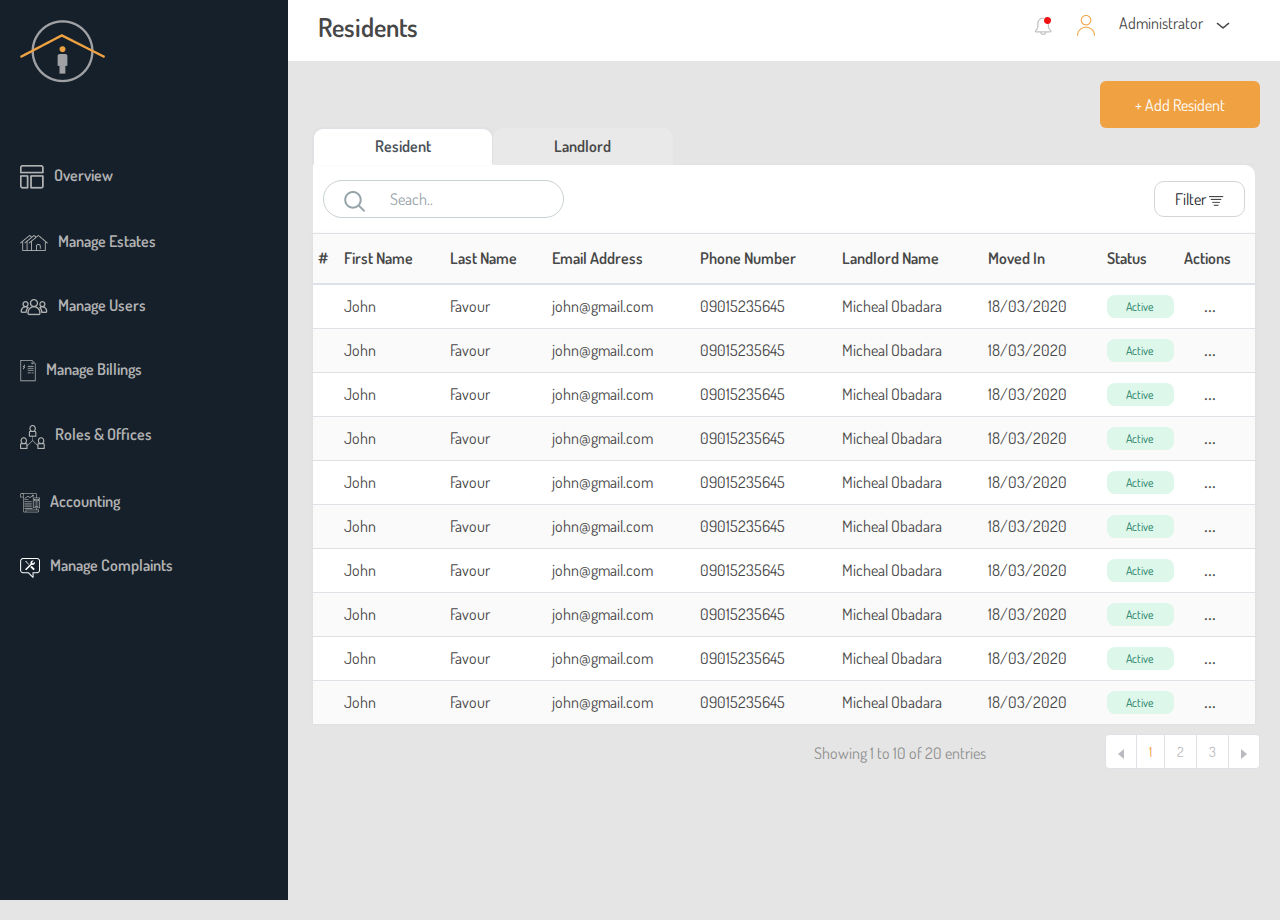
<file: index.html>
<!DOCTYPE html>

<head>
 <meta charset="utf-8" />
 <meta name="viewport" content="width=device-width, initial-scale=1.0" />
 <title>Resident</title>
 <link rel="stylesheet" href="https://maxcdn.bootstrapcdn.com/bootstrap/4.5.0/css/bootstrap.min.css">
 <link href="https://fonts.googleapis.com/css2?family=Dosis&display=swap" rel="stylesheet">
 <link rel="stylesheet" href="css/style.css">
 <script src="https://ajax.googleapis.com/ajax/libs/jquery/3.5.1/jquery.min.js"></script>
 <script src="https://cdnjs.cloudflare.com/ajax/libs/popper.js/1.16.0/umd/popper.min.js"></script>
 <script src="https://maxcdn.bootstrapcdn.com/bootstrap/4.5.0/js/bootstrap.min.js"></script>
</head>

<body>

 <section class="all">
  <!-- SIDE BAR -->

  <section class="side-bar">

   <div class="logo">
    <img src="img/logo.png" alt="">
   </div>
   <div class="list">
    <ul>
     <li><img src="img/Vector-5.png" alt=""><a href="#">Overview</a></li>
     <li><img src="img/Vector-4.png" alt=""><a href="#">Manage Estates</a></li>
     <li><img src="img/Vector-6.png" alt=""><a href="#">Manage Users</a></li>
     <li><img src="img/Group (1).png" alt=""><a href="#">Manage Billings</a></li>
     <li><img src="img/Group 8.png" alt=""><a href="#">Roles & Offices</a></li>
     <li><img src="img/Group.png" alt=""><a href="#">Accounting</a></li>
     <li><img src="img/Group 5.png" alt=""><a href="#">Manage Complaints</a></li>
    </ul>
   </div>

  </section>

  <section class="main">

   <div class="head">
    <div class="in">
     <div class="comp">
      <h1>Residents</h1>
     </div>
     <div class="icon">
      <img src="img/notification.png" alt="">
      <img src="img/Group (4).png" alt="">
      <h2>Administrator</h2>
      <img src="img/Path.png" alt="">
     </div>
    </div>
   </div>

   <div class="title">
    <!-- <div class="alert alert-danger" role="alert">
      <img src="img/bin.png" alt="">
       Record Deleted Successfully
    </div> -->
    <button id="add"><a>+ Add Resident</a></button>
   </div>
   <ul class="nav nav-tabs" id="myTab" role="tablist">
    <li class="nav-item">
     <a class="nav-link active" id="home-tab" data-toggle="tab" href="#home" role="tab" aria-controls="home"
      aria-selected="true">Resident</a>
    </li>
    <li class="nav-item">
     <a class="nav-link" id="profile-tab" data-toggle="tab" href="#profile" role="tab" aria-controls="profile"
      aria-selected="false">Landlord</a>
    </li>
   </ul>
   <div class="tab-content" id="myTabContent">
    <div class="tab-pane fade show active" id="home" role="tabpanel" aria-labelledby="home-tab">
     <div class="upper">
      <div class="input-wrapper">
       <img src="img/Group (3).png" alt="">
       <input type="text" placeholder="Seach..">
      </div>
      <div class="filter">
       <li>
        Filter
        <img src="img/Group 7189.png" alt="">
       </li>
      </div>
     </div>
     <table class="table table-striped">
      <thead>
       <tr>
        <th scope="col">#</th>
        <th scope="col">First Name</th>
        <th scope="col">Last Name</th>
        <th scope="col">Email Address</th>
        <th scope="col">Phone Number</th>
        <th scope="col">Landlord Name</th>
        <th scope="col">Moved In</th>
        <th scope="col">Status</th>
        <th scope="col">Actions</th>
       </tr>
      </thead>
      <tbody>
       <tr>
        <th scope="row"></th>
        <td>John</td>
        <td>Favour</td>
        <td>john@gmail.com</td>
        <td>09015235645</td>
        <td>Micheal Obadara</td>
        <td>18/03/2020</td>
        <td>
         <p class="status">Active</p>
        </td>
        <td  class="view"><button>...</button></td>
        <div class="inside">
          <li><h1>View Resident</h1></li>
          <li onclick="del()"><h1>Delete Resident</h1></li>
          <li><h1>Set Inactive</h1></li>
         </div>
       </tr>
       <tr>
        <th scope="row"></th>
        <td>John</td>
        <td>Favour</td>
        <td>john@gmail.com</td>
        <td>09015235645</td>
        <td>Micheal Obadara</td>
        <td>18/03/2020</td>
        <td>
         <p class="status">Active</p>
        </td>
        <td  class="view"><button>...</button></td>
       </tr>
       <tr>
        <th scope="row"></th>
        <td>John</td>
        <td>Favour</td>
        <td>john@gmail.com</td>
        <td>09015235645</td>
        <td>Micheal Obadara</td>
        <td>18/03/2020</td>
        <td>
         <p class="status">Active</p>
        </td>
        <td  class="view"><button>...</button></td>
       </tr>
       <tr>
        <th scope="row"></th>
        <td>John</td>
        <td>Favour</td>
        <td>john@gmail.com</td>
        <td>09015235645</td>
        <td>Micheal Obadara</td>
        <td>18/03/2020</td>
        <td>
         <p class="status">Active</p>
        </td>
        <td  class="view"><button>...</button></td>
       </tr>
       <tr>
        <th scope="row"></th>
        <td>John</td>
        <td>Favour</td>
        <td>john@gmail.com</td>
        <td>09015235645</td>
        <td>Micheal Obadara</td>
        <td>18/03/2020</td>
        <td>
         <p class="status">Active</p>
        </td>
        <td  class="view"><button>...</button></td>
       </tr>
       <tr>
        <th scope="row"></th>
        <td>John</td>
        <td>Favour</td>
        <td>john@gmail.com</td>
        <td>09015235645</td>
        <td>Micheal Obadara</td>
        <td>18/03/2020</td>
        <td>
         <p class="status">Active</p>
        </td>
        <td  class="view"><button>...</button></td>
       </tr>
       <tr>
        <th scope="row"></th>
        <td>John</td>
        <td>Favour</td>
        <td>john@gmail.com</td>
        <td>09015235645</td>
        <td>Micheal Obadara</td>
        <td>18/03/2020</td>
        <td>
         <p class="status">Active</p>
        </td>
        <td  class="view"><button>...</button></td>
       </tr>
       <tr>
        <th scope="row"></th>
        <td>John</td>
        <td>Favour</td>
        <td>john@gmail.com</td>
        <td>09015235645</td>
        <td>Micheal Obadara</td>
        <td>18/03/2020</td>
        <td>
         <p class="status">Active</p>
        </td>
        <td  class="view"><button>...</button></td>
       </tr>
       <tr>
        <th scope="row"></th>
        <td>John</td>
        <td>Favour</td>
        <td>john@gmail.com</td>
        <td>09015235645</td>
        <td>Micheal Obadara</td>
        <td>18/03/2020</td>
        <td>
         <p class="status">Active</p>
        </td>
        <td  class="view"><button>...</button></td>
       </tr>
       <tr>
        <th scope="row"></th>
        <td>John</td>
        <td>Favour</td>
        <td>john@gmail.com</td>
        <td>09015235645</td>
        <td>Micheal Obadara</td>
        <td>18/03/2020</td>
        <td>
         <p class="status">Active</p>
        </td>
        <td  class="view"><button>...</button></td>
       </tr>
      </tbody>
     </table>
    </div>
    <div class="tab-pane fade" id="profile" role="tabpanel" aria-labelledby="profile-tab">
     <div class="upper">
      <div class="input-wrapper">
       <img src="img/Group (3).png" alt="">
       <input type="text" placeholder="Seach..">
      </div>
      <div class="filter">
       <li>
        Filter
        <img src="img/Group 7189.png" alt="">
       </li>
      </div>
     </div>
     <table class="table table-striped">
      <thead>
       <tr>
        <th scope="col">#</th>
        <th scope="col">First Name</th>
        <th scope="col">Last Name</th>
        <th scope="col">Email Address</th>
        <th scope="col">Phone Number</th>
        <th scope="col">Landlord Name</th>
        <th scope="col">Moved In</th>
        <th scope="col">Status</th>
        <th scope="col">Actions</th>
       </tr>
      </thead>
      <tbody>
       <tr>
        <th scope="row"></th>
        <td>John</td>
        <td>Favour</td>
        <td>john@gmail.com</td>
        <td>09015235645</td>
        <td>Micheal Obadara</td>
        <td>18/03/2020</td>
        <td>
         <p class="status">Active</p>
        </td>
        <td><button class="view">...</button></td>
       </tr>
       <tr>
        <th scope="row"></th>
        <td>John</td>
        <td>Favour</td>
        <td>john@gmail.com</td>
        <td>09015235645</td>
        <td>Micheal Obadara</td>
        <td>18/03/2020</td>
        <td>
         <p class="status">Active</p>
        </td>
        <td><button class="view">...</button></td>
       </tr>
       <tr>
        <th scope="row"></th>
        <td>John</td>
        <td>Favour</td>
        <td>john@gmail.com</td>
        <td>09015235645</td>
        <td>Micheal Obadara</td>
        <td>18/03/2020</td>
        <td>
         <p class="status">Active</p>
        </td>
        <td><button class="view">...</button></td>
       </tr>
       <tr>
        <th scope="row"></th>
        <td>John</td>
        <td>Favour</td>
        <td>john@gmail.com</td>
        <td>09015235645</td>
        <td>Micheal Obadara</td>
        <td>18/03/2020</td>
        <td>
         <p class="status">Active</p>
        </td>
        <td><button class="view">...</button></td>
       </tr>
       <tr>
        <th scope="row"></th>
        <td>John</td>
        <td>Favour</td>
        <td>john@gmail.com</td>
        <td>09015235645</td>
        <td>Micheal Obadara</td>
        <td>18/03/2020</td>
        <td>
         <p class="status">Active</p>
        </td>
        <td><button class="view">...</button></td>
       </tr>
       <tr>
        <th scope="row"></th>
        <td>John</td>
        <td>Favour</td>
        <td>john@gmail.com</td>
        <td>09015235645</td>
        <td>Micheal Obadara</td>
        <td>18/03/2020</td>
        <td>
         <p class="status">Active</p>
        </td>
        <td><button class="view">...</button></td>
       </tr>
       <tr>
        <th scope="row"></th>
        <td>John</td>
        <td>Favour</td>
        <td>john@gmail.com</td>
        <td>09015235645</td>
        <td>Micheal Obadara</td>
        <td>18/03/2020</td>
        <td>
         <p class="status">Active</p>
        </td>
        <td><button class="view">...</button></td>
       </tr>
       <tr>
        <th scope="row"></th>
        <td>John</td>
        <td>Favour</td>
        <td>john@gmail.com</td>
        <td>09015235645</td>
        <td>Micheal Obadara</td>
        <td>18/03/2020</td>
        <td>
         <p class="status">Active</p>
        </td>
        <td><button class="view">...</button></td>
       </tr>
       <tr>
        <th scope="row"></th>
        <td>John</td>
        <td>Favour</td>
        <td>john@gmail.com</td>
        <td>09015235645</td>
        <td>Micheal Obadara</td>
        <td>18/03/2020</td>
        <td>
         <p class="status">Active</p>
        </td>
        <td  class="view"><button>...</button></td>
       </tr>
       <tr>
        <th scope="row"></th>
        <td>John</td>
        <td>Favour</td>
        <td>john@gmail.com</td>
        <td>09015235645</td>
        <td>Micheal Obadara</td>
        <td>18/03/2020</td>
        <td>
         <p class="status">Active</p>
        </td>
        <td  class="view"><button>...</button></td>
       </tr>
      </tbody>
     </table>
    </div>
   </div>

   <div class="pagin">
    <h5>Showing 1 to 10 of 20 entries</h5>
    <nav aria-label="Page navigation example">
     <ul class="pagination">
      <li class="page-item">
       <a class="page-link" href="#" aria-label="Previous">
        <span aria-hidden="true"><img src="img/Back (1).png" alt=""></span>
        <span class="sr-only">Previous</span>
       </a>
      </li>
      <li class="page-item"><a class="page-link active" href="#">1</a></li>
      <li class="page-item"><a class="page-link" href="#">2</a></li>
      <li class="page-item"><a class="page-link" href="#">3</a></li>
      <li class="page-item">
       <a class="page-link" href="#" aria-label="Next">
        <span aria-hidden="true"><img src="img/Back.png" alt=""></span>
        <span class="sr-only">Next</span>
       </a>
      </li>
     </ul>
    </nav>
   </div>
  </section>


 </section>

 <section id="modal">
  <div class="wrapper">


   <!-- delete screen -->
   <div class="title">
    <h1>Delete Record</h1>
    <div id="close">
     <img src="img/x (1).png" alt="">
    </div>
   </div>
   <div class="warn">
    <p>Are you sure you want to delete the record? You can not retrieve the record after delete.</p>
   </div>
   <div class="act">
    <button id="cancel">Cancel</button>
    <button>Delete</button>
   </div>


   <!-- screen 2 of 2 -->
    <!-- <div class="title">
    <h1>Add Resident</h1>
    <div id="close">
     <img src="img/x (1).png" alt="">
    </div>
   </div> -->


   <!-- <div class="info">
    <h1>Apartment Information</h1>
    <p>Step 2 of 2</p>
   </div>
   <form action="post">
    <label for="firstname">Apartment <Address></Address></label>
    <input type="text">

    <label for="lastname">Apartment Type</label>
    <select>
     <option value="">Select Type</option>
     <option value=""></option>
     <option value=""></option>
    </select>
   </form>

   <div class="act">
    <button id="cancel">Cancel</button>
    <button>Save</button>
   </div> -->


   <!-- screen 1 of 2 -->

     <!-- <div class="title">
    <h1>Add Resident</h1>
    <div id="close">
     <img src="img/x (1).png" alt="">
    </div>
   </div> -->

   <!-- <div class="info">
    <h1>Tenant Information</h1>
    <p>Step 1 of 2</p>
   </div> -->
   <!-- 
   <form action="post">
    <label for="firstname">First Name</label>
    <input type="text">

    <label for="lastname">Last Name</label>
    <input type="text">

    <label for="email">Email Address</label>
    <input type="text">

    <label for="phone">Phone Number</label>
    <input type="text">

    <label for="moved">Moved In</label>
    <input type="date" placeholder="Select Date">

    <label for="Gender">Gender</label>
    <button class="b1">Male</button>
    <button>Female</button>

   </form> -->

   <!-- <div class="act">
    <button id="cancel">Cancel</button>
    <button>Proceed</button>
   </div> -->


  </div>
 </section>

 <script src="scrip.js"></script>
</body>

</html>
</file>
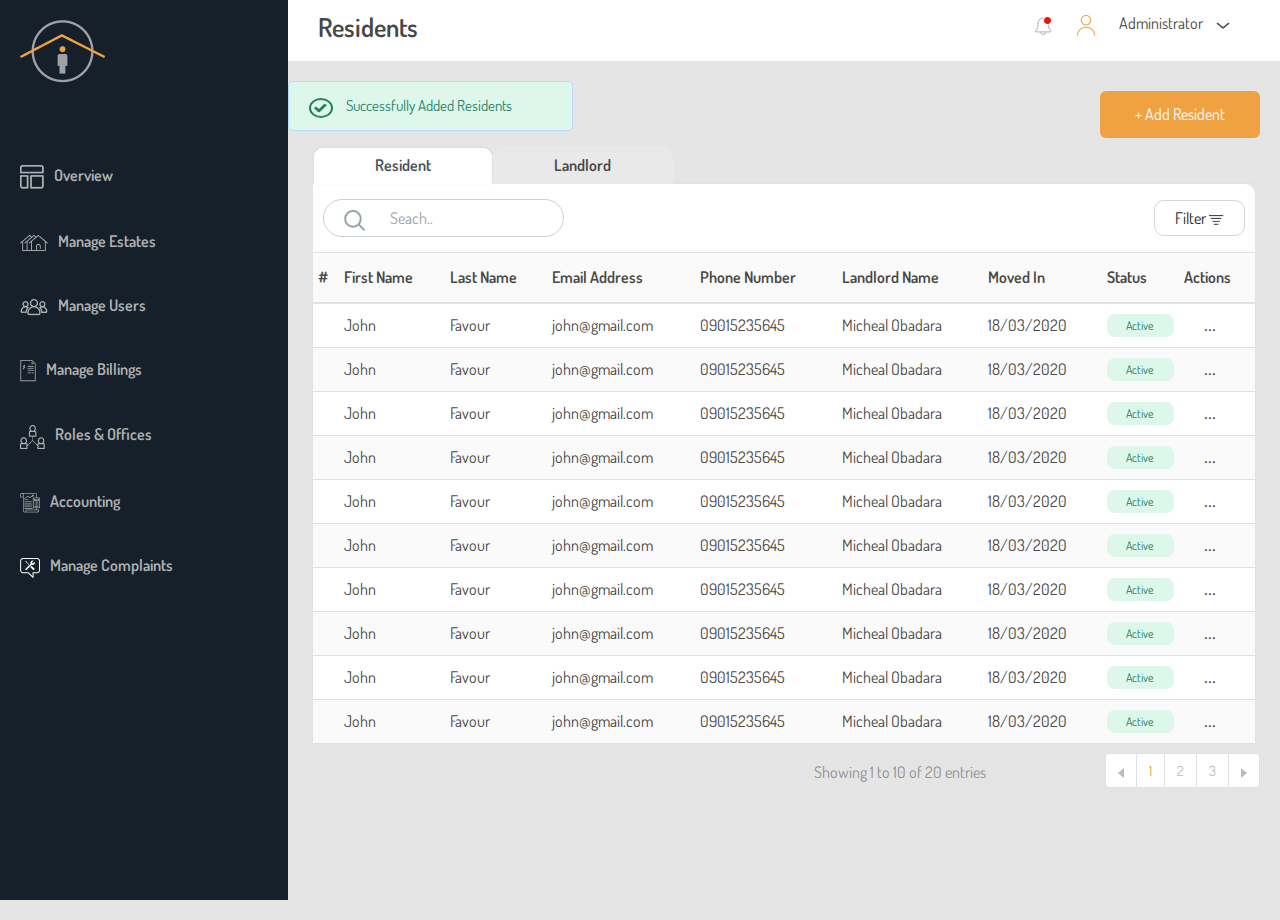
<file: added.html>
<!DOCTYPE html>

<head>
  <meta charset="utf-8" />
  <meta name="viewport" content="width=device-width, initial-scale=1.0" />
  <title>Resident</title>
  <link rel="stylesheet" href="https://maxcdn.bootstrapcdn.com/bootstrap/4.5.0/css/bootstrap.min.css">
  <link href="https://fonts.googleapis.com/css2?family=Dosis&display=swap" rel="stylesheet">
  <link rel="stylesheet" href="css/style.css">
  <script src="https://ajax.googleapis.com/ajax/libs/jquery/3.5.1/jquery.min.js"></script>
  <script src="https://cdnjs.cloudflare.com/ajax/libs/popper.js/1.16.0/umd/popper.min.js"></script>
  <script src="https://maxcdn.bootstrapcdn.com/bootstrap/4.5.0/js/bootstrap.min.js"></script>
</head>

<body>

  <section class="all">
    <!-- SIDE BAR -->

    <section class="side-bar">

      <div class="logo">
        <img src="img/logo.png" alt="">
      </div>
      <div class="list">
        <ul>
          <li><img src="img/Vector-5.png" alt=""><a href="#">Overview</a></li>
          <li><img src="img/Vector-4.png" alt=""><a href="#">Manage Estates</a></li>
          <li><img src="img/Vector-6.png" alt=""><a href="#">Manage Users</a></li>
          <li><img src="img/Group (1).png" alt=""><a href="#">Manage Billings</a></li>
          <li><img src="img/Group 8.png" alt=""><a href="#">Roles & Offices</a></li>
          <li><img src="img/Group.png" alt=""><a href="#">Accounting</a></li>
          <li><img src="img/Group 5.png" alt=""><a href="#">Manage Complaints</a></li>
        </ul>
      </div>

    </section>

    <section class="main">

      <div class="head">
        <div class="in">
          <div class="comp">
            <h1>Residents</h1>
          </div>
          <div class="icon">
            <img src="img/notification.png" alt="">
            <img src="img/Group (4).png" alt="">
            <h2>Administrator</h2>
            <img src="img/Path.png" alt="">
          </div>
        </div>
      </div>

      <div class="title">
        <div class="alert alert-primary" role="alert">
          <img src="img/Vector 11.png" alt="">
          Successfully Added Residents
        </div>
        <button id="add"><a>+ Add Resident</a></button>
      </div>
      <ul class="nav nav-tabs" id="myTab" role="tablist">
        <li class="nav-item">
          <a class="nav-link active" id="home-tab" data-toggle="tab" href="#home" role="tab" aria-controls="home"
            aria-selected="true">Resident</a>
        </li>
        <li class="nav-item">
          <a class="nav-link" id="profile-tab" data-toggle="tab" href="#profile" role="tab" aria-controls="profile"
            aria-selected="false">Landlord</a>
        </li>
      </ul>
      <div class="tab-content" id="myTabContent">
        <div class="tab-pane fade show active" id="home" role="tabpanel" aria-labelledby="home-tab">
          <div class="upper">
            <div class="input-wrapper">
              <img src="img/Group (3).png" alt="">
              <input type="text" placeholder="Seach..">
            </div>
            <div class="filter">
              <li>
                Filter
                <img src="img/Group 7189.png" alt="">
              </li>
            </div>
          </div>
          <table class="table table-striped">
            <thead>
              <tr>
                <th scope="col">#</th>
                <th scope="col">First Name</th>
                <th scope="col">Last Name</th>
                <th scope="col">Email Address</th>
                <th scope="col">Phone Number</th>
                <th scope="col">Landlord Name</th>
                <th scope="col">Moved In</th>
                <th scope="col">Status</th>
                <th scope="col">Actions</th>
              </tr>
            </thead>
            <tbody>
              <tr>
                <th scope="row"></th>
                <td>John</td>
                <td>Favour</td>
                <td>john@gmail.com</td>
                <td>09015235645</td>
                <td>Micheal Obadara</td>
                <td>18/03/2020</td>
                <td>
                  <p class="status">Active</p>
                </td>
                <td><button>...</button></td>
              </tr>
              <tr>
                <th scope="row"></th>
                <td>John</td>
                <td>Favour</td>
                <td>john@gmail.com</td>
                <td>09015235645</td>
                <td>Micheal Obadara</td>
                <td>18/03/2020</td>
                <td>
                  <p class="status">Active</p>
                </td>
                <td><button>...</button></td>
              </tr>
              <tr>
                <th scope="row"></th>
                <td>John</td>
                <td>Favour</td>
                <td>john@gmail.com</td>
                <td>09015235645</td>
                <td>Micheal Obadara</td>
                <td>18/03/2020</td>
                <td>
                  <p class="status">Active</p>
                </td>
                <td><button>...</button></td>
              </tr>
              <tr>
                <th scope="row"></th>
                <td>John</td>
                <td>Favour</td>
                <td>john@gmail.com</td>
                <td>09015235645</td>
                <td>Micheal Obadara</td>
                <td>18/03/2020</td>
                <td>
                  <p class="status">Active</p>
                </td>
                <td><button>...</button></td>
              </tr>
              <tr>
                <th scope="row"></th>
                <td>John</td>
                <td>Favour</td>
                <td>john@gmail.com</td>
                <td>09015235645</td>
                <td>Micheal Obadara</td>
                <td>18/03/2020</td>
                <td>
                  <p class="status">Active</p>
                </td>
                <td><button>...</button></td>
              </tr>
              <tr>
                <th scope="row"></th>
                <td>John</td>
                <td>Favour</td>
                <td>john@gmail.com</td>
                <td>09015235645</td>
                <td>Micheal Obadara</td>
                <td>18/03/2020</td>
                <td>
                  <p class="status">Active</p>
                </td>
                <td><button>...</button></td>
              </tr>
              <tr>
                <th scope="row"></th>
                <td>John</td>
                <td>Favour</td>
                <td>john@gmail.com</td>
                <td>09015235645</td>
                <td>Micheal Obadara</td>
                <td>18/03/2020</td>
                <td>
                  <p class="status">Active</p>
                </td>
                <td><button>...</button></td>
              </tr>
              <tr>
                <th scope="row"></th>
                <td>John</td>
                <td>Favour</td>
                <td>john@gmail.com</td>
                <td>09015235645</td>
                <td>Micheal Obadara</td>
                <td>18/03/2020</td>
                <td>
                  <p class="status">Active</p>
                </td>
                <td><button>...</button></td>
              </tr>
              <tr>
                <th scope="row"></th>
                <td>John</td>
                <td>Favour</td>
                <td>john@gmail.com</td>
                <td>09015235645</td>
                <td>Micheal Obadara</td>
                <td>18/03/2020</td>
                <td>
                  <p class="status">Active</p>
                </td>
                <td><button>...</button></td>
              </tr>
              <tr>
                <th scope="row"></th>
                <td>John</td>
                <td>Favour</td>
                <td>john@gmail.com</td>
                <td>09015235645</td>
                <td>Micheal Obadara</td>
                <td>18/03/2020</td>
                <td>
                  <p class="status">Active</p>
                </td>
                <td><button>...</button></td>
              </tr>
            </tbody>
          </table>
        </div>
        <div class="tab-pane fade" id="profile" role="tabpanel" aria-labelledby="profile-tab">
          <div class="upper">
            <div class="input-wrapper">
              <img src="img/Group (3).png" alt="">
              <input type="text" placeholder="Seach..">
            </div>
            <div class="filter">
              <li>
                Filter
                <img src="img/Group 7189.png" alt="">
              </li>
            </div>
          </div>
          <table class="table table-striped">
            <thead>
              <tr>
                <th scope="col">#</th>
                <th scope="col">First Name</th>
                <th scope="col">Last Name</th>
                <th scope="col">Email Address</th>
                <th scope="col">Phone Number</th>
                <th scope="col">Landlord Name</th>
                <th scope="col">Moved In</th>
                <th scope="col">Status</th>
                <th scope="col">Actions</th>
              </tr>
            </thead>
            <tbody>
              <tr>
                <th scope="row"></th>
                <td>John</td>
                <td>Favour</td>
                <td>john@gmail.com</td>
                <td>09015235645</td>
                <td>Micheal Obadara</td>
                <td>18/03/2020</td>
                <td>
                  <p class="status">Active</p>
                </td>
                <td><button>...</button></td>
              </tr>
              <tr>
                <th scope="row"></th>
                <td>John</td>
                <td>Favour</td>
                <td>john@gmail.com</td>
                <td>09015235645</td>
                <td>Micheal Obadara</td>
                <td>18/03/2020</td>
                <td>
                  <p class="status">Active</p>
                </td>
                <td><button>...</button></td>
              </tr>
              <tr>
                <th scope="row"></th>
                <td>John</td>
                <td>Favour</td>
                <td>john@gmail.com</td>
                <td>09015235645</td>
                <td>Micheal Obadara</td>
                <td>18/03/2020</td>
                <td>
                  <p class="status">Active</p>
                </td>
                <td><button>...</button></td>
              </tr>
              <tr>
                <th scope="row"></th>
                <td>John</td>
                <td>Favour</td>
                <td>john@gmail.com</td>
                <td>09015235645</td>
                <td>Micheal Obadara</td>
                <td>18/03/2020</td>
                <td>
                  <p class="status">Active</p>
                </td>
                <td><button>...</button></td>
              </tr>
              <tr>
                <th scope="row"></th>
                <td>John</td>
                <td>Favour</td>
                <td>john@gmail.com</td>
                <td>09015235645</td>
                <td>Micheal Obadara</td>
                <td>18/03/2020</td>
                <td>
                  <p class="status">Active</p>
                </td>
                <td><button>...</button></td>
              </tr>
              <tr>
                <th scope="row"></th>
                <td>John</td>
                <td>Favour</td>
                <td>john@gmail.com</td>
                <td>09015235645</td>
                <td>Micheal Obadara</td>
                <td>18/03/2020</td>
                <td>
                  <p class="status">Active</p>
                </td>
                <td><button>...</button></td>
              </tr>
              <tr>
                <th scope="row"></th>
                <td>John</td>
                <td>Favour</td>
                <td>john@gmail.com</td>
                <td>09015235645</td>
                <td>Micheal Obadara</td>
                <td>18/03/2020</td>
                <td>
                  <p class="status">Active</p>
                </td>
                <td><button>...</button></td>
              </tr>
              <tr>
                <th scope="row"></th>
                <td>John</td>
                <td>Favour</td>
                <td>john@gmail.com</td>
                <td>09015235645</td>
                <td>Micheal Obadara</td>
                <td>18/03/2020</td>
                <td>
                  <p class="status">Active</p>
                </td>
                <td><button>...</button></td>
              </tr>
              <tr>
                <th scope="row"></th>
                <td>John</td>
                <td>Favour</td>
                <td>john@gmail.com</td>
                <td>09015235645</td>
                <td>Micheal Obadara</td>
                <td>18/03/2020</td>
                <td>
                  <p class="status">Active</p>
                </td>
                <td><button>...</button></td>
              </tr>
              <tr>
                <th scope="row"></th>
                <td>John</td>
                <td>Favour</td>
                <td>john@gmail.com</td>
                <td>09015235645</td>
                <td>Micheal Obadara</td>
                <td>18/03/2020</td>
                <td>
                  <p class="status">Active</p>
                </td>
                <td><button>...</button></td>
              </tr>
            </tbody>
          </table>
        </div>
      </div>

      <div class="pagin">
        <h5>Showing 1 to 10 of 20 entries</h5>
        <nav aria-label="Page navigation example">
          <ul class="pagination">
            <li class="page-item">
              <a class="page-link" href="#" aria-label="Previous">
                <span aria-hidden="true"><img src="img/Back (1).png" alt=""></span>
                <span class="sr-only">Previous</span>
              </a>
            </li>
            <li class="page-item"><a class="page-link active" href="#">1</a></li>
            <li class="page-item"><a class="page-link" href="#">2</a></li>
            <li class="page-item"><a class="page-link" href="#">3</a></li>
            <li class="page-item">
              <a class="page-link" href="#" aria-label="Next">
                <span aria-hidden="true"><img src="img/Back.png" alt=""></span>
                <span class="sr-only">Next</span>
              </a>
            </li>
          </ul>
        </nav>
      </div>
    </section>


  </section>

  <section id="modal">
    <div class="wrapper">

      <div class="title">
        <h1>Add Resident</h1>
        <div id="close">
          <img src="img/x (1).png" alt="">
        </div>
      </div>


      <!-- screen 2 of 2 -->

      <div class="info">
        <h1>Apartment Information</h1>
        <p>Step 1 of 2</p>
      </div>
      <form action="post">
        <label for="firstname">Apartment <Address></Address></label>
        <input type="text">

        <label for="lastname">Apartment Type</label>
        <select>
          <option value="">Select Type</option>
          <option value=""></option>
          <option value=""></option>
        </select>
      </form>

      <div class="act">
        <button id="cancel">Cancel</button>
        <button>Save</button>
      </div>


      <!-- screen 1 of 2 -->

      <!-- <div class="info">
    <h1>Tenant Information</h1>
    <p>Step 1 of 2</p>
   </div> -->
      <!-- 
   <form action="post">
    <label for="firstname">First Name</label>
    <input type="text">

    <label for="lastname">Last Name</label>
    <input type="text">

    <label for="email">Email Address</label>
    <input type="text">

    <label for="phone">Phone Number</label>
    <input type="text">

    <label for="moved">Moved In</label>
    <input type="date" placeholder="Select Date">

    <label for="Gender">Gender</label>
    <button class="b1">Male</button>
    <button>Female</button>

   </form> -->

      <!-- <div class="act">
    <button id="cancel">Cancel</button>
    <button>Proceed</button>
   </div> -->


    </div>
  </section>

  <script src="scrip.js"></script>
</body>

</html>
</file>
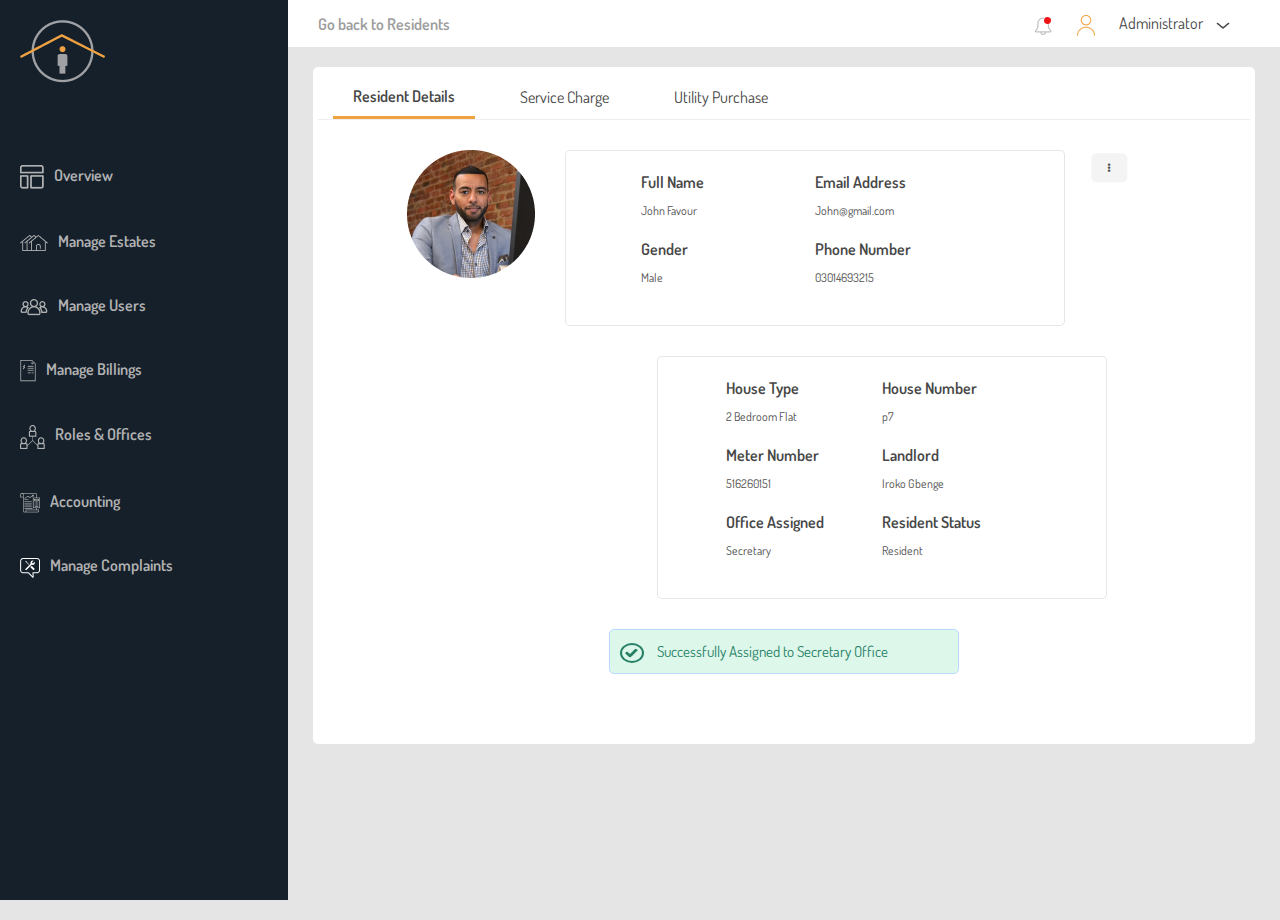
<file: manage.html>
<!DOCTYPE html>

<head>
  <meta charset="utf-8" />
  <meta name="viewport" content="width=device-width, initial-scale=1.0" />
  <title>Resident</title>
  <link rel="stylesheet" href="https://maxcdn.bootstrapcdn.com/bootstrap/4.5.0/css/bootstrap.min.css">
  <link href="https://fonts.googleapis.com/css2?family=Dosis&display=swap" rel="stylesheet">
  <link rel="stylesheet" href="css/style.css">
  <script src="https://ajax.googleapis.com/ajax/libs/jquery/3.5.1/jquery.min.js"></script>
  <script src="https://cdnjs.cloudflare.com/ajax/libs/popper.js/1.16.0/umd/popper.min.js"></script>
  <script src="https://maxcdn.bootstrapcdn.com/bootstrap/4.5.0/js/bootstrap.min.js"></script>
</head>

<body>

  <section class="all">
    <!-- SIDE BAR -->

    <section class="side-bar">

      <div class="logo">
        <img src="img/logo.png" alt="">
      </div>
      <div class="list">
        <ul>
          <li><img src="img/Vector-5.png" alt=""><a href="#">Overview</a></li>
          <li><img src="img/Vector-4.png" alt=""><a href="#">Manage Estates</a></li>
          <li><img src="img/Vector-6.png" alt=""><a href="#">Manage Users</a></li>
          <li><img src="img/Group (1).png" alt=""><a href="#">Manage Billings</a></li>
          <li><img src="img/Group 8.png" alt=""><a href="#">Roles & Offices</a></li>
          <li><img src="img/Group.png" alt=""><a href="#">Accounting</a></li>
          <li><img src="img/Group 5.png" alt=""><a href="#">Manage Complaints</a></li>
        </ul>
      </div>

    </section>

    <section class="main">

      <div class="head">
        <div class="in">
          <div class="back">
            <h1>Go back to Residents</h1>
          </div>
          <div class="icon">
            <img src="img/notification.png" alt="">
            <img src="img/Group (4).png" alt="">
            <h2>Administrator</h2>
            <img src="img/Path.png" alt="">
          </div>
        </div>
      </div>
      <div class="show-wrap">

        <div class="options">
          <h1 class="active">Resident Details</h1>
          <h1>Service Charge</h1>
          <h1>Utility Purchase</h1>
        </div>
        <div class="info-wrap">
          <img src="img/Ellipse 1.png" alt="">
          <div class="cards">
            <div class="card-wrap">
              <div class="item">
                <div>
                  <h1>Full Name</h1>
                  <p>John Favour</p>
                </div>
                <div>
                  <h1>Email Address</h1>
                  <p>John@gmail.com</p>
                </div>
              </div>
              <div class="item">
                <div>
                  <h1>Gender</h1>
                  <p>Male</p>
                </div>
                <div>
                  <h1>Phone Number</h1>
                  <p>03014693215</p>
                </div>
              </div>
            </div>
          </div>
          <button id="edit">...</button>
        </div>
        <div class="inside">
          <li>
            <h1>Edit Profile</h1>
          </li>
          <li onclick="mod()">
            <h1>Assign Office</h1>
          </li>
          <li>
            <h1>Set Inactive</h1>
          </li>
        </div>
        <div class="card2">
          <div class="card-wrap">
            <div class="item">
              <div>
                <h1>House Type</h1>
                <p>2 Bedroom Flat</p>
              </div>
              <div>
                <h1>House Number</h1>
                <p>p7</p>
              </div>
            </div>
            <div class="item">
              <div>
                <h1>Meter Number</h1>
                <p>516260151</p>
              </div>
              <div>
                <h1>Landlord</h1>
                <p>Iroko Gbenge</p>
              </div>
            </div>
            <div class="item">
              <div>
                <h1>Office Assigned</h1>
                <p>Secretary</p>
              </div>
              <div>
                <h1>Resident Status</h1>
                <p>Resident</p>
              </div>
            </div>
          </div>


        </div>




        <section id="modal">
          <div class="wrapper">

            <div class="title">
              <h1>Assign Office</h1>
              <div id="close">
                <img src="img/x (1).png" alt="">
              </div>
            </div>


            <!-- screen 2 of 2 -->


            <form action="post">

              <label for="lastname">Office</label>
              <select>
                <option value="">Select Office</option>
                <option value=""></option>
                <option value=""></option>
              </select>
            </form>

            <div class="act">
              <button id="cancel">Cancel</button>
              <button>Assign</button>
            </div>


            <!-- screen 1 of 2 -->

            <!-- <div class="info">
      <h1>Tenant Information</h1>
      <p>Step 1 of 2</p>
     </div> -->
            <!-- 
     <form action="post">
      <label for="firstname">First Name</label>
      <input type="text">
  
      <label for="lastname">Last Name</label>
      <input type="text">
  
      <label for="email">Email Address</label>
      <input type="text">
  
      <label for="phone">Phone Number</label>
      <input type="text">
  
      <label for="moved">Moved In</label>
      <input type="date" placeholder="Select Date">
  
      <label for="Gender">Gender</label>
      <button class="b1">Male</button>
      <button>Female</button>
  
     </form> -->

            <!-- <div class="act">
      <button id="cancel">Cancel</button>
      <button>Proceed</button>
     </div> -->


          </div>
        </section>
        <div class="good">
          <div class="alert alert-primary" role="alert">
            <img src="img/Vector 11.png" alt="">
            Successfully Assigned to Secretary Office
          </div>
        </div>
    </section>
  </section>

  <script src="scrip.js"></script>
</body>

</html>
</file>
<file: css/style.css>
html {
 scroll-behavior: smooth;
}

body {
 overflow: hidden;
 background: #E5E5E5;
 font-family: 'Dosis', sans-serif;
}

.all {
 display: flex;
 overflow: hidden;
}

button {
 outline: none !important;
}


/* side-bar */

.side-bar {
 width: 22.5%;
 height: 100vh;
 background: #15202B;
 padding: 20px 0 0 10px;
 box-sizing: border-box;
 overflow: hidden;
}

.side-bar .logo {
 margin-left: 10px;
}

.side-bar ul {
 text-decoration: none;
 margin: 0;
 padding: 0;
 margin-top: 70px;
}

.side-bar img {
 margin-right: 10px;
 position: relative;
}

.side-bar li {
 list-style: none;
 margin-top: 20px;
 display: block;
 padding: 10px;
 width: 80%;
}

.side-bar li:hover {
 background: #46596C;
 border-radius: 6px;
 padding: 10px;
}

.side-bar li a {
 font-family: 'Dosis', sans-serif;
 font-style: normal;
 font-weight: 600;
 font-size: 16px;
 line-height: 19px;
 text-decoration: none;
 color: #B2B2B2;
 padding-top: 0px;
}

/*=============
================
==== main======= */

.main .nav {
 width: 95%;
 margin: auto;
}

.nav .nav-item {
 width: 180px;
 background: #E9E9E9;
 border-radius: 10px 10px 0px 0px;
 text-align: center;
}

.nav .nav-item a {
 font-weight: 600;
 font-size: 16px;
 line-height: 19px;
 color: #474747;
}

.nav .active {
 background: #FFFFFF;
 width: 180px;
 border: 1px solid #F0F0F0;
 box-sizing: border-box;
 box-shadow: 0px 0px 3px rgba(0, 0, 0, 0.05);
 border-radius: 10px 10px 0px 0px;
}

.main {
 width: 77.5%;
 left: 22.5%;
 margin: auto;
 height: 100vh;
 margin-right: 0;
 top: 0px;
 box-sizing: border-box;
 overflow: auto;
 margin-bottom: 20px;
}


.main .head {
 position: relative;
 width: 100%;
 top: 0px;
 background: #FFFFFF;
 margin-bottom: 20px;
 padding: 0px;
}

.icon img {
 margin-right: 20px;
}

.comp {
 padding: 6px 0px !important;
}

.status {
 background: #DEF7EB;
 border-radius: 8px;
 font-size: 12px;
 line-height: 15px;
 color: #258066;
 padding: 4px 10px;
 text-align: center;
 margin: 0;
}

.res {
 background: #DEF7EB;
 border-radius: 8px;
 font-size: 12px;
 line-height: 15px;
 color: #258066;
 padding: 4px 10px;
 text-align: center;
}

.in {
 width: 95%;
 margin: auto;
 padding: 5px;
 display: flex;
 justify-content: space-between;
}

.main .in .comp h1 {
 font-family: 'Dosis', sans-serif;
 font-style: normal;
 font-weight: 600;
 font-size: 26px;
 color: #474747;
}

.main .title {
 display: flex;
 justify-content: space-between;
 width: 100%;
 margin: auto;
}

.title button {
 width: 160px;
 height: 47px;
 border: none;
 color: white;
 background: #F0A243;
 border-radius: 6px;
 padding: 0;
 margin: auto;
 margin-right: 20px;
}

.title button a {
 color: white;
 text-decoration: none;
}

.title .alert-primary {
 width: 285px;
 height: 50px;
 border-radius: 5px;
 font-weight: normal;
 font-size: 15px;
 line-height: 23px;
 background: #DEF7EB;
 color: #258066;
}

.title .alert-primary img {
 border: 2px solid #258066;
 padding: 3px;
 border-radius: 50%;
 margin-right: 10px;
}

.title .alert-danger {
 width: 285px;
 height: 50px;
 font-weight: normal;
 font-size: 15px;
 line-height: 23px;
 background: #FFDADA;
 color: #EE1414;
 margin-left: 22px;
}

.title .alert-danger img {
 padding: 3px;
 margin-right: 10px;
}

.upper {
 display: flex;
 justify-content: space-between;
 align-items: center;
 background-color: white;
 width: 95%;
 margin: auto;
 border-top-right-radius: 10px;
}

.input-wrapper img {
 margin-right: 20px;
}

.upper .input-wrapper {
 border: 1px solid rgba(150, 163, 169, 0.5);
 box-sizing: border-box;
 border-radius: 40px;
 padding: 5px 20px;
 margin: 15px 10px;
}

.upper input {
 outline: none;
 border: none;
}

.filter {
 border: 1px solid #D5D5D5;
 box-sizing: border-box;
 border-radius: 10px;
 padding: 5px 20px;
 margin: 15px 10px;
}



.filter li {
 list-style: none;
}

.upper input::placeholder {
 font-family: 'Dosis', sans-serif;
 font-style: normal;
 font-weight: normal;
 font-size: 16px;
 line-height: 19px;
 color: #96A3A9;
}

.main .title li {
 list-style: none;
 display: inline;
 width: 90%;
 cursor: pointer;
 margin: 0 !important;
 padding: 0 !important;
}

.in .icon {
 padding: 6px 0px;
}

.in .icon h2 {
 font-family: 'Dosis', sans-serif;
 font-style: normal;
 font-weight: normal;
 font-size: 16px;
 line-height: 19px;
 display: inline;
 color: #474747;
 margin-right: 10px;
}

.main table {
 box-sizing: border-box;
 box-shadow: 0px 0px 3px rgba(0, 0, 0, 0.05);
 width: 95%;
 margin: auto;
}

.main thead th {
 font-family: 'Dosis', sans-serif;
 font-style: normal;
 font-weight: 600;
 font-size: 16px;
 line-height: 19px;
 color: #474747;
}

.table td,
.table th {
 padding: 10px 5px;
 vertical-align: middle;
 border-top: 1px solid #dee2e6;
 text-align: left;
}

.table td {
 text-align: center;
}

.table th {
 padding: 15px 5px;
}

.main thead {
 background: #fafafa;
}

.main tbody td {
 font-family: 'Dosis', sans-serif;
 font-style: normal;
 font-weight: normal;
 font-size: 16px;
 line-height: 19px;
 color: #474747;
 text-align: left;
}

.table-striped tbody tr {
 background-color: #fafafa;
}

.table-striped tbody tr:nth-of-type(odd) {
 background-color: white;
}

.main table tbody {
 height: 10px;
 padding: 0;
 margin: 0px;
}


.main tbody button {
 margin: 0;
 padding: 0px;
 line-height: 0px;
 border: none;
 background: none;
 color: #474747;
 margin-left: 20px;
 font-size: 22px;
}

.pagin {
 width: 45%;
 display: flex;
 justify-content: space-between;
 margin: auto;
 margin-right: 20px;
 margin-top: 10px;
 margin-bottom: 10px;
}

.pagin h5 {
 font-family: 'Dosis', sans-serif;
 font-style: normal;
 font-weight: normal;
 font-size: 16px;
 line-height: 19px;
 color: #909090;
 margin-top: 10px;
}

.page-link {
 position: relative;
 display: block;
 padding: .5rem .75rem;
 margin-left: -1px;
 font-size: 14px;
 line-height: 17px;
 color: #B9BBC0;
 background-color: #fff;
 border: 1px solid #dee2e6;
}

.page-item .active {
 color: #F0A243 !important;
}

/* =================
=====================
=====================
=====================
==================== */

/* modal */

#modal {
 position: absolute;
 top: 0;
 left: 0;
 right: 0;
 bottom: 0;
 background: rgba(0, 0, 0, 0.5);
 overflow: hidden;
 display: flex;
 align-items: center;
 display: none;
}

#modal .wrapper {
 width: 40%;
 margin: auto;
 background: white;
 border-radius: 10px;
 box-sizing: border-box;
 /* height: 80vh; */
}

#modal .wrapper .title {
 display: flex;
 justify-content: space-between;
 background: #F4F4F4;
 border-radius: 5.06567px 5.06567px 0px 0px;
 padding: 10px;
}

#modal .wrapper .title h1 {
 font-weight: 600;
 font-size: 20px;
 line-height: 24px;
 color: #474747;

}

#modal .wrapper .info {
 display: flex;
 justify-content: space-between;
 background: white;
 border-radius: 5.06567px 5.06567px 0px 0px;
 padding: 10px 10px 0 10px;
}

#modal .wrapper .info h1 {
 font-weight: 600;
 font-size: 20px;
 line-height: 24px;
 color: #474747;
}

#modal .wrapper .info p {
 font-weight: normal;
 font-size: 16px;
 line-height: 19px;
 color: #8B8B8B;
}

#modal form {
 box-sizing: border-box;
 width: 100%;
 padding: 10px;
}

#modal form label {
 display: block;
 font-weight: normal;
 font-size: 16px;
 line-height: 19px;
 color: #474747;
 margin-top: 10px;
}

#modal form input {
 background: #F5F5F5;
 border: 1px solid rgba(151, 151, 151, 0.37);
 box-sizing: border-box;
 border-radius: 2px;
 width: 100%;
 margin-bottom: 10px;
}

#modal form select {
 background: #F5F5F5;
 border: 1px solid rgba(151, 151, 151, 0.37);
 box-sizing: border-box;
 border-radius: 2px;
 width: 100%;
 margin-bottom: 10px;
 height: 28px;
}

#modal form button {
 background: #FFFFFF;
 border-radius: 5.06567px;
 font-weight: normal;
 font-size: 16px;
 width: 127px;
 line-height: 19px;
 padding: 10px 0;
 color: rgba(17, 24, 32, 0.87);
 border: none;
 box-sizing: border-box;
 box-shadow: 0px 0px 4px rgba(0, 0, 0, 0.2);
 border-radius: 5px;
 margin-right: 15px;
 margin-bottom: 20px;
}

#modal form .b1 {
 font-weight: normal;
 font-size: 16px;
 line-height: 19px;
 background: #F9E4CB;
 border: 1px solid #F0A243;
 box-sizing: border-box;
 box-shadow: 0px 0px 4px rgba(0, 0, 0, 0.2);
 border-radius: 5px;
}

#modal .act {
 width: 70%;
 margin: auto;
 margin-top: 10px;
 margin-bottom: 30px;
 margin-right: 0;
 text-align: right;
 padding: 20px;
}

#modal .act button {
 width: 112px;
 font-weight: 600;
 font-size: 16px;
 line-height: 20px;
 color: #FAFAFF;
 background: #F0A243;
 border-radius: 4px;
 border: none;
 padding: 10px 0;
}

#modal #cancel {
 background: #D1D1D1;
 border-radius: 4px;
}


/* ===manage residents=====
===========================
========================== */

.back h1 {
 font-weight: 600;
 font-size: 16px;
 line-height: 19px;
 color: #9D9D9D;
 margin-bottom: 0;
 margin-top: 10px;
 padding-bottom: 0;
}

.show-wrap {
 margin: auto;
 width: 95%;
 background: #FFFFFF;
 border-radius: 5px;
 padding-bottom: 70px;
}

.show-wrap .options {
 display: flex;
 align-items: center;
 color: #474747;
 background: #FFFFFF;
 width: 99%;
 border-bottom: 1px solid rgba(37, 56, 88, 0.09);
 box-sizing: border-box;
 padding: 0;
 margin: auto;
}

.show-wrap .options h1 {
 font-weight: normal;
 margin: 0;
 font-size: 16px;
 line-height: 19px;
 margin-right: 10px;
 margin-left: 15px;
 padding: 20px 20px 10px 20px;
 cursor: pointer;
}

.show-wrap .options .active {
 border-bottom: 3px #F0A243 solid;
 box-sizing: border-box;
 font-weight: 600;
 font-size: 16px;
 line-height: 19px;
 color: #474747;
}

.cards {
 width: 500px;
 border: 1px solid rgba(182, 182, 182, 0.35);
 box-sizing: border-box;
 margin: 30px;
 margin-top: 0;
 box-sizing: border-box;
 background: #FFFFFF;
 border-radius: 5px;
 padding: 20px 0;
}

.info-wrap {
 display: flex;
 align-items: start;
 width: 80%;
 padding-top: 30px;
 margin: auto;
}

.card-wrap .item {
 display: flex;
 box-sizing: border-box;
 justify-content: space-between;
 width: 70%;
 margin: auto;
}

.item h1 {
 font-style: normal;
 font-weight: 600;
 font-size: 16px;
 line-height: 23px;
 color: #474747;
 margin-bottom: 5px;
}

.item p {
 margin-top: 3px;
 font-style: normal;
 font-weight: normal;
 font-size: 12px;
 line-height: 23px;
 color: #504f4f;
}

.item div {
 width: 50%;
 text-align: left;
}

.card2 {
 width: 449.86px;
 border: 1px solid rgba(182, 182, 182, 0.35);
 box-sizing: border-box;
 margin: auto;
 margin-top: 0;
 margin-right: 148px;
 box-sizing: border-box;
 text-align: left;
 background: #FFFFFF;
 border-radius: 5px;
 padding: 20px 0;
}

.inside {
 display: none;
 background: #FFFFFF;
 box-shadow: 0px 0px 20px rgba(0, 0, 0, 0.05);
 border-radius: 5px;
 width: 140px;
 box-sizing: border-box;
 margin: auto;
 cursor: pointer;
 margin-right: 0;
 position: absolute;
 right: 132px;
 top: 20.6%;
 overflow: hidden;
}

.inside h1 {
 font-style: normal;
 font-weight: normal;
 font-size: 16px;
 line-height: 19px;
 color: #474747;
 margin: 0;
 padding: 0;
}

.inside li {
 list-style: none;
 padding: 10px 20px;
}

.inside li:hover {
 background: #F4F4F4;
}

.info-wrap button {
 background: #F4F4F4;
 border-radius: 5px;
 font-weight: 700;
 font-size: 17px;
 text-align: center;
 color: #474747;
 border: none;
 transform: rotate(90deg);
 padding: 0px 10px 10px 10px;
 cursor: pointer;
 outline: none;
}

.warn {
 width: 90%;
 margin: auto;
 margin-top: 20px;
}

/* success  mssg*/
.good .alert {
 width: 350px;
 padding: 10px;
 border-radius: 5px;
 font-weight: normal;
 font-size: 15px;
 line-height: 23px;
 background: #DEF7EB;
 color: #258066;
 margin: auto;
 margin-top: 30px;
 box-sizing: border-box;
}

.good .alert img {
 border: 2px solid #258066;
 padding: 3px;
 border-radius: 50%;
 margin-right: 10px;
}
</file>
